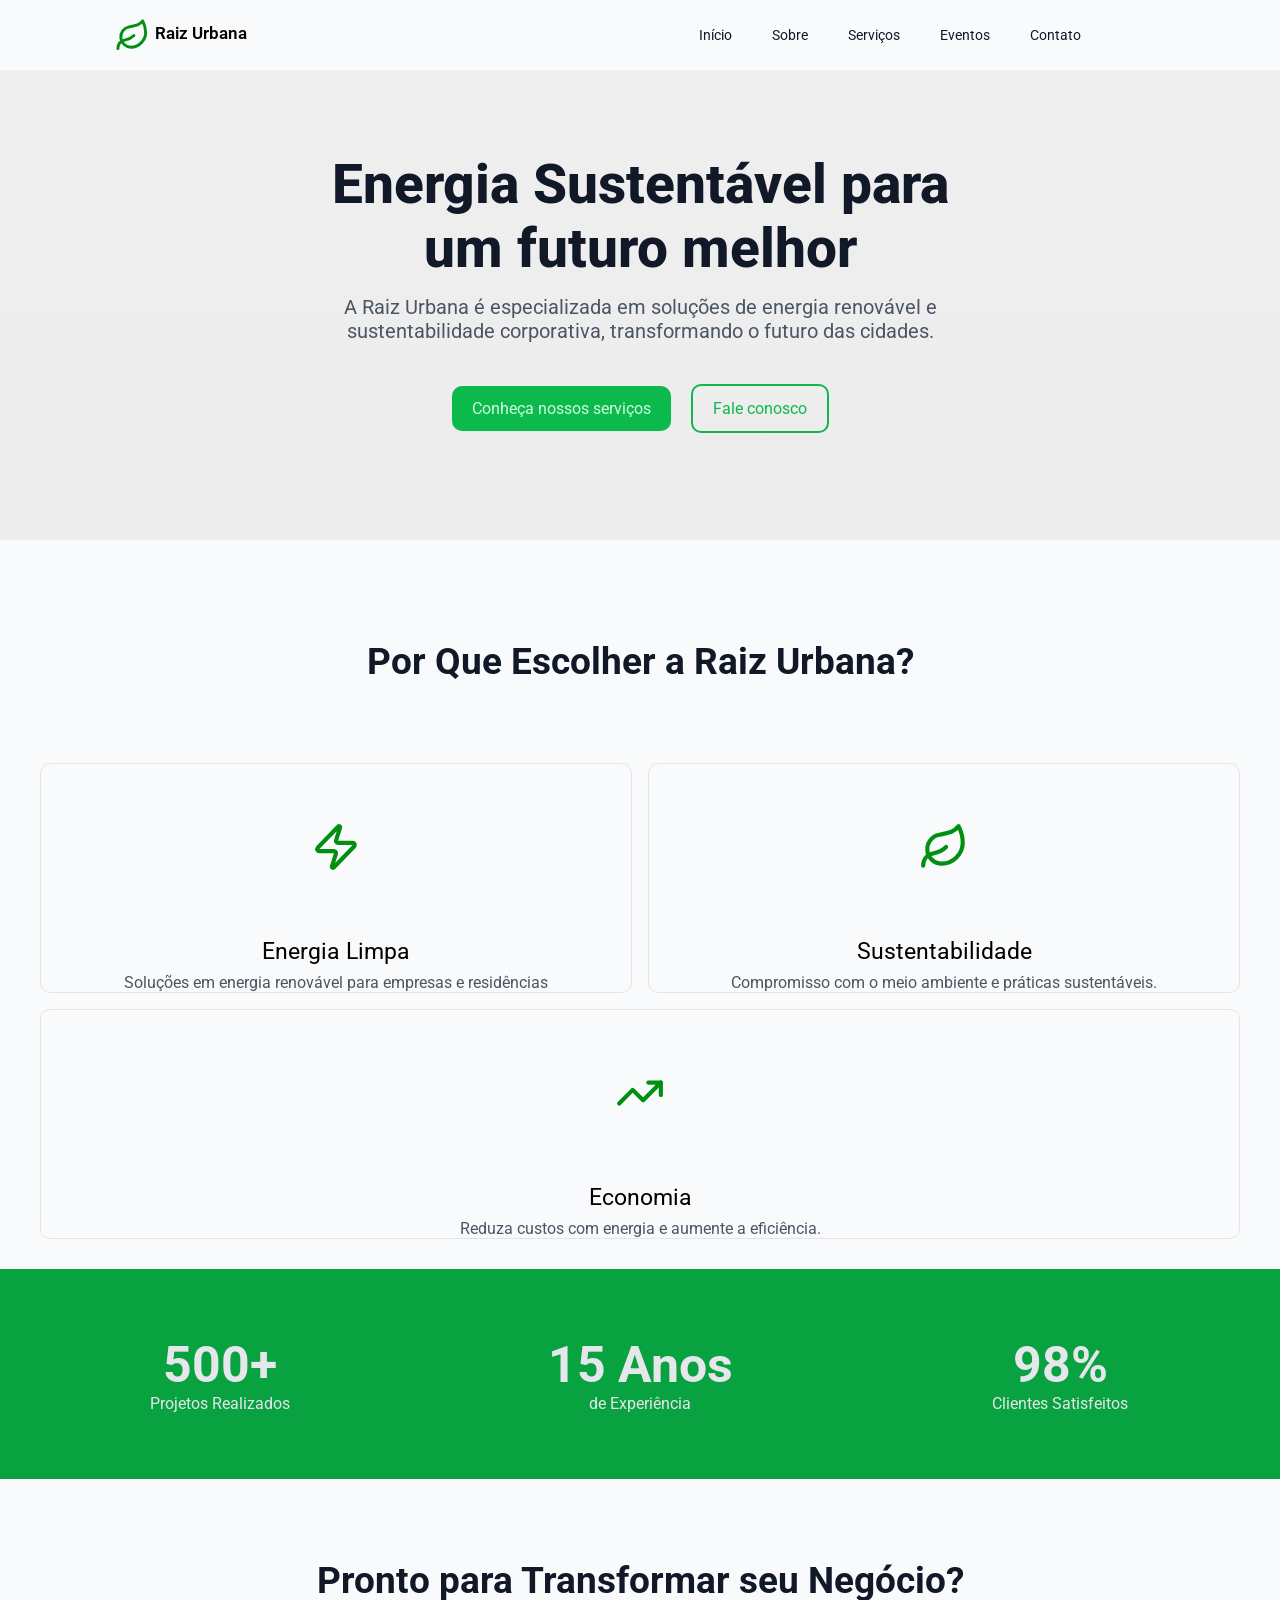
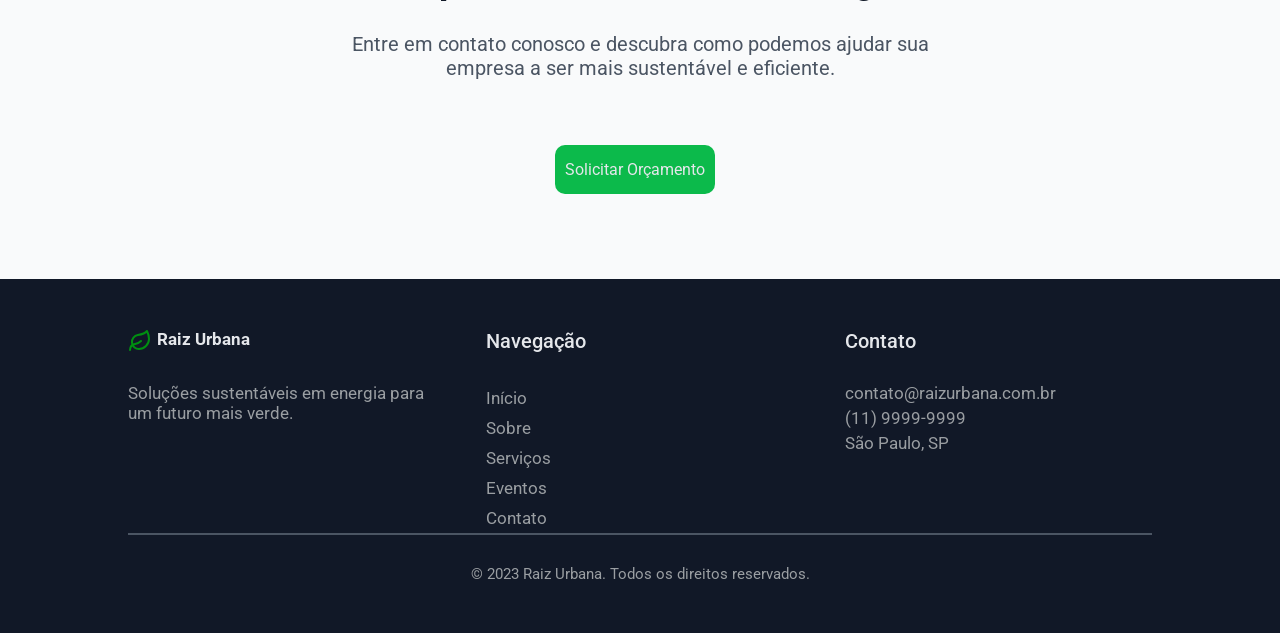
<file: index.html>
<!DOCTYPE html>
<html lang="pt-br">

<head>
    <meta charset="UTF-8">
    <meta name="viewport" content="width=device-width, initial-scale=1.0">
    <link rel="preconnect" href="https://fonts.googleapis.com">
    <link rel="preconnect" href="https://fonts.gstatic.com" crossorigin>
    <link href="https://fonts.googleapis.com/css2?family=Roboto:ital,wght@0,100..900;1,100..900&display=swap"
        rel="stylesheet">
    <link rel="stylesheet" href="estilo.css">
    <title>Document</title>
</head>

<body>
    <header class="cabecalho">
        <div class="container-menu">
            <div class="logo-menu">
                <!--LOGO-->
                <div class="logo">
                    <a href="" class="logo-link">
                        <svg xmlns="http://www.w3.org/2000/svg" width="35" height="35" viewBox="0 0 24 24" fill="none"
                            stroke="#008f11" stroke-width="2" stroke-linecap="round" stroke-linejoin="round"
                            class="lucide lucide-leaf-icon lucide-leaf">
                            <path
                                d="M11 20A7 7 0 0 1 9.8 6.1C15.5 5 17 4.48 19 2c1 2 2 4.18 2 8 0 5.5-4.78 10-10 10Z" />
                            <path d="M2 21c0-3 1.85-5.36 5.08-6C9.5 14.52 12 13 13 12" />
                        </svg>
                        <p>Raiz Urbana</p>
                    </a>
                </div>
            </div>
            <nav class="nav-bar">
                <input type="checkbox" id="tg-toggle">
                <label for="tg-toggle" class="hamburguer"><svg xmlns="http://www.w3.org/2000/svg" width="24" height="24"
                        viewBox="0 0 24 24" fill="none" stroke="currentColor" stroke-width="2" stroke-linecap="round"
                        stroke-linejoin="round" class="lucide lucide-menu-icon lucide-menu">
                        <path d="M4 5h16" />
                        <path d="M4 12h16" />
                        <path d="M4 19h16" />
                    </svg></label>
                <ul class="menu">
                    <li><a href="#">Início</a></li>
                    <li><a href="sobre.html">Sobre</a></li>
                    <li><a href="servicos.html">Serviços</a></li>
                    <li><a href="eventos.html">Eventos</a></li>
                    <li><a href="contato.html">Contato</a></li>
                </ul>
            </nav>
        </div>
    </header>
    <main class="conteudo-site">
        <section class="sessao-inicio">
            <div class="container container-inicio">
                <h1>Energia Sustentável para
                    <br> um futuro melhor
                </h1>
                <p class="subtitle">A Raiz Urbana é especializada em soluções de energia renovável e sustentabilidade
                    corporativa, transformando o futuro das cidades.</p>

                <div class="faixa-botoes">
                    <a href="#" class="nossos-servicos">Conheça nossos serviços</a>
                    <a href="#" class="fale-conosco-servicos">Fale conosco</a>
                </div>
            </div>
        </section>
        <section class="sessao-sobre">
            <article class="sobre">
                <h2 class="title-sessao">Por Que Escolher a Raiz Urbana?</h2>
            </article>
            <article class="container-cards">
                <div class="cards-sobre">
                    <svg xmlns="http://www.w3.org/2000/svg" width="50" height="50" viewBox="0 0 24 24" fill="none"
                        stroke="#008f11" stroke-width="2" stroke-linecap="round" stroke-linejoin="round"
                        class="lucide lucide-zap-icon lucide-zap">
                        <path
                            d="M4 14a1 1 0 0 1-.78-1.63l9.9-10.2a.5.5 0 0 1 .86.46l-1.92 6.02A1 1 0 0 0 13 10h7a1 1 0 0 1 .78 1.63l-9.9 10.2a.5.5 0 0 1-.86-.46l1.92-6.02A1 1 0 0 0 11 14z" />
                    </svg>
                    <h2 class="title-card">
                        <strong>Energia Limpa</strong>
                    </h2>
                    <p class="texto-card">Soluções em energia renovável para empresas e residências</p>
                </div>

                <div class="cards-sobre">
                    <svg xmlns="http://www.w3.org/2000/svg" width="24" height="24" viewBox="0 0 24 24" fill="none"
                        stroke="#008f11" stroke-width="2" stroke-linecap="round" stroke-linejoin="round"
                        class="lucide lucide-leaf-icon lucide-leaf">
                        <path d="M11 20A7 7 0 0 1 9.8 6.1C15.5 5 17 4.48 19 2c1 2 2 4.18 2 8 0 5.5-4.78 10-10 10Z" />
                        <path d="M2 21c0-3 1.85-5.36 5.08-6C9.5 14.52 12 13 13 12" />
                    </svg>
                    <h2 class="title-card">
                        <strong>Sustentabilidade</strong>
                    </h2>
                    <p class="texto-card">Compromisso com o meio ambiente e práticas sustentáveis.</p>
                </div>

                <div class="cards-sobre">
                    <svg xmlns="http://www.w3.org/2000/svg" width="24" height="24" viewBox="0 0 24 24" fill="none"
                        stroke="#008f11" stroke-width="2" stroke-linecap="round" stroke-linejoin="round"
                        class="lucide lucide-trending-up-icon lucide-trending-up">
                        <path d="M16 7h6v6" />
                        <path d="m22 7-8.5 8.5-5-5L2 17" />
                    </svg>
                    <h2 class="title-card">
                        <strong>Economia</strong>
                    </h2>
                    <p class="texto-card">Reduza custos com energia e aumente a eficiência.</p>
                </div>
            </article>
        </section>
        <section class="faixa-informacoes">
            <div class="projetos">
                <p class="numero-projetos">
                    <strong>500+</strong>
                </p>
                <p class="text-info">
                    Projetos Realizados
                </p>
            </div>

            <div class="experiencia">
                <p class="anos-experiencia">
                    <strong>15 Anos</strong>
                </p>
                <p class="text-info">
                    de Experiência
                </p>
            </div>

            <div class="clientes">
                <p class="porcentagem-clientes">
                    <strong>98%</strong>
                </p>
                <p class="text-info">
                    Clientes Satisfeitos
                </p>
            </div>
        </section>
        <section class="sessao-transformar-negocio">
            <div class="container">
                <h2 class="title-sessao"><strong>Pronto para Transformar seu Negócio?</strong></h2>
                <p class="subtitle-sessao">Entre em contato conosco e descubra como podemos ajudar sua empresa a ser
                    mais sustentável e eficiente.</p>

                <a href="#" class="fale-conosco">Solicitar Orçamento</a>
            </div>
        </section>
    </main>

    <footer class="footer-site">
        <div class="container-footer">
            <div class="column-footer">
                <div class="logo-footer d-flex">
                    <a href="/">
                        <svg xmlns="http://www.w3.org/2000/svg" width="24" height="24" viewBox="0 0 24 24" fill="none"
                            stroke="#008f11" stroke-width="2" stroke-linecap="round" stroke-linejoin="round"
                            class="lucide lucide-leaf-icon lucide-leaf">
                            <path
                                d="M11 20A7 7 0 0 1 9.8 6.1C15.5 5 17 4.48 19 2c1 2 2 4.18 2 8 0 5.5-4.78 10-10 10Z" />
                            <path d="M2 21c0-3 1.85-5.36 5.08-6C9.5 14.52 12 13 13 12" />
                        </svg>
                        <p><strong>Raiz Urbana</strong></p>
                    </a>
                </div>
                <p class="subtitle-logo">
                    Soluções sustentáveis em energia para um futuro mais verde.
                </p>
            </div>
            <div class="column-footer">
                <div class="navegacao">
                    <h3>Navegação</h3>
                    <ul class="paginas-links">
                        <li><a href="#">Início</a></li>
                        <li><a href="#">Sobre</a></li>
                        <li><a href="#">Serviços</a></li>
                        <li><a href="#">Eventos</a></li>
                        <li><a href="#">Contato</a></li>
                    </ul>
                </div>
            </div>
            <div class="column-footer">
                <div class="contato">
                    <h3>Contato</h3>
                    <p>contato@raizurbana.com.br</p>
                    <p>(11) 9999-9999</p>
                    <p>São Paulo, SP</p>
                </div>
            </div>
        </div>
        <p class="footer-copyright">© 2023 Raiz Urbana. Todos os direitos reservados.</p>
    </footer>

    <!--<script>
        var nome = window.prompt('Qual o seu nome?');
        window.alert('Olá ' + nome + ' seja bem vindo');
    </script>-->
</body>

</html>
</file>
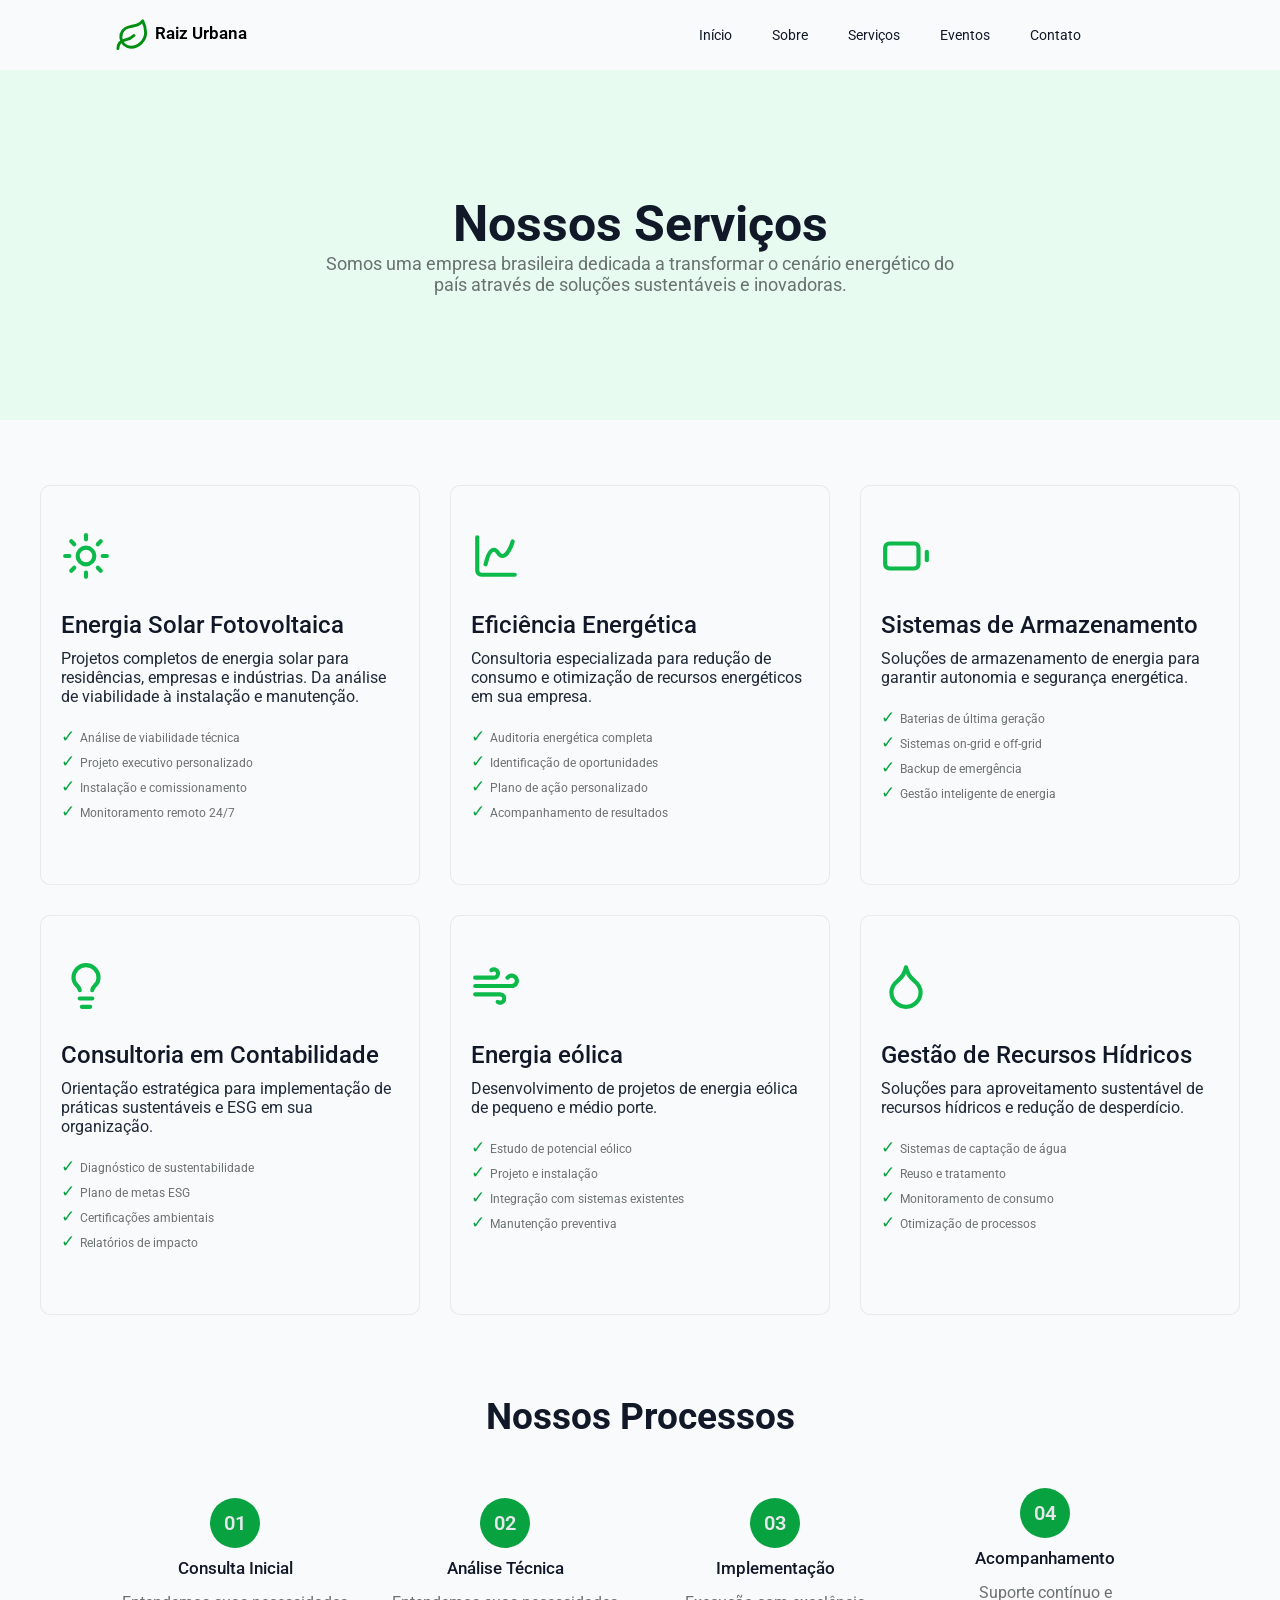
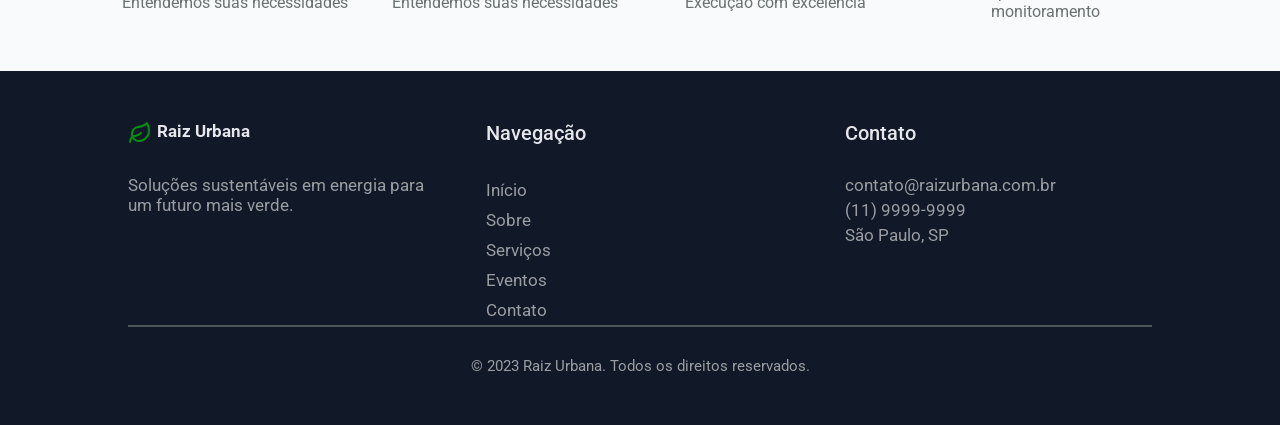
<file: servicos.html>
<!DOCTYPE html>
<html lang="pt-br">

<head>
    <meta charset="UTF-8">
    <meta name="viewport" content="width=device-width, initial-scale=1.0">
    <link rel="preconnect" href="https://fonts.googleapis.com">
    <link rel="preconnect" href="https://fonts.gstatic.com" crossorigin>
    <link href="https://fonts.googleapis.com/css2?family=Roboto:ital,wght@0,100..900;1,100..900&display=swap"
        rel="stylesheet">
    <link rel="stylesheet" href="servicos.css">
    <title>Document</title>
</head>

<body>
    <header class="cabecalho">
        <div class="container-menu">
            <div class="logo-menu">
                <!--LOGO-->
                <div class="logo">
                    <a href="" class="logo-link">
                        <svg xmlns="http://www.w3.org/2000/svg" width="35" height="35" viewBox="0 0 24 24" fill="none"
                            stroke="#008f11" stroke-width="2" stroke-linecap="round" stroke-linejoin="round"
                            class="lucide lucide-leaf-icon lucide-leaf">
                            <path
                                d="M11 20A7 7 0 0 1 9.8 6.1C15.5 5 17 4.48 19 2c1 2 2 4.18 2 8 0 5.5-4.78 10-10 10Z" />
                            <path d="M2 21c0-3 1.85-5.36 5.08-6C9.5 14.52 12 13 13 12" />
                        </svg>
                        <p>Raiz Urbana</p>
                    </a>
                </div>
            </div>
            <nav class="nav-bar">
                <input type="checkbox" id="tg-toggle">
                <label for="tg-toggle" class="hamburguer"><svg xmlns="http://www.w3.org/2000/svg" width="24" height="24"
                        viewBox="0 0 24 24" fill="none" stroke="currentColor" stroke-width="2" stroke-linecap="round"
                        stroke-linejoin="round" class="lucide lucide-menu-icon lucide-menu">
                        <path d="M4 5h16" />
                        <path d="M4 12h16" />
                        <path d="M4 19h16" />
                    </svg></label>

                <ul class="menu">
                    <li><a href="index.html">Início</a></li>
                    <li><a href="sobre.html">Sobre</a></li>
                    <li><a href="servicos.html">Serviços</a></li>
                    <li><a href="eventos.html">Eventos</a></li>
                    <li><a href="contato.html">Contato</a></li>
                </ul>
            </nav>
        </div>
    </header>
    <main class="conteudo-principal">
        <section class="banner-pagina">
            <div class="container">
                <h2 class="title-banner">
                    <span>Nossos Serviços</span>
                </h2>
                <p class="subtitle">
                    Somos uma empresa brasileira dedicada a transformar o cenário energético do país através de soluções
                    sustentáveis e inovadoras.
                </p>
            </div>
        </section>
        
        <section class="sessao-servicos">
            <div class="container">

                <article class="faixa-cards">
                    <div class="card-serv">
                        <div class="container-card">
                            <div class="icon">
                                <svg xmlns="http://www.w3.org/2000/svg" width="24" height="24" viewBox="0 0 24 24"
                                    fill="none" stroke="#0cba4b" stroke-width="2" stroke-linecap="round"
                                    stroke-linejoin="round" class="lucide lucide-sun-icon lucide-sun">
                                    <circle cx="12" cy="12" r="4" />
                                    <path d="M12 2v2" />
                                    <path d="M12 20v2" />
                                    <path d="m4.93 4.93 1.41 1.41" />
                                    <path d="m17.66 17.66 1.41 1.41" />
                                    <path d="M2 12h2" />
                                    <path d="M20 12h2" />
                                    <path d="m6.34 17.66-1.41 1.41" />
                                    <path d="m19.07 4.93-1.41 1.41" />
                                </svg>
                            </div>
                            <h3>Energia Solar Fotovoltaica</h3>
                            <p>Projetos completos de energia solar para residências, empresas e indústrias. Da análise
                                de
                                viabilidade à instalação e manutenção.</p>
                            <ul class="especialidade-area">
                                <li><span class="confirm-especi">✓</span>Análise de viabilidade técnica</li>
                                <li><span class="confirm-especi">✓</span>Projeto executivo personalizado</li>
                                <li><span class="confirm-especi">✓</span>Instalação e comissionamento</li>
                                <li><span class="confirm-especi">✓</span>Monitoramento remoto 24/7</li>
                            </ul>
                        </div>
                    </div>
                    <div class="card-serv">
                        <div class="container-card">
                            <div class="icon">
                                <svg xmlns="http://www.w3.org/2000/svg" width="24" height="24" viewBox="0 0 24 24"
                                    fill="none" stroke="#0cba4b" stroke-width="2" stroke-linecap="round"
                                    stroke-linejoin="round" class="lucide lucide-chart-spline-icon lucide-chart-spline">
                                    <path d="M3 3v16a2 2 0 0 0 2 2h16" />
                                    <path d="M7 16c.5-2 1.5-7 4-7 2 0 2 3 4 3 2.5 0 4.5-5 5-7" />
                                </svg>
                            </div>
                            <h3>Eficiência Energética</h3>
                            <p>Consultoria especializada para redução de consumo e otimização de recursos energéticos em
                                sua
                                empresa.</p>
                            <ul class="especialidade-area">
                                <li><span class="confirm-especi">✓</span>Auditoria energética completa</li>
                                <li><span class="confirm-especi">✓</span>Identificação de oportunidades</li>
                                <li><span class="confirm-especi">✓</span>Plano de ação personalizado</li>
                                <li><span class="confirm-especi">✓</span>Acompanhamento de resultados</li>
                            </ul>
                        </div>
                    </div>
                    <div class="card-serv">
                        <div class="container-card">
                            <div class="icon">
                                <svg xmlns="http://www.w3.org/2000/svg" width="24" height="24" viewBox="0 0 24 24"
                                    fill="none" stroke="#0cba4b" stroke-width="2" stroke-linecap="round"
                                    stroke-linejoin="round" class="lucide lucide-battery-icon lucide-battery">
                                    <path d="M 22 14 L 22 10" />
                                    <rect x="2" y="6" width="16" height="12" rx="2" />
                                </svg>
                            </div>
                            <h3>Sistemas de Armazenamento</h3>
                            <p>Soluções de armazenamento de energia para garantir autonomia e segurança energética.</p>
                            <ul class="especialidade-area">
                                <li><span class="confirm-especi">✓</span>Baterias de última geração</li>
                                <li><span class="confirm-especi">✓</span>Sistemas on-grid e off-grid</li>
                                <li><span class="confirm-especi">✓</span>Backup de emergência</li>
                                <li><span class="confirm-especi">✓</span>Gestão inteligente de energia</li>
                            </ul>
                        </div>
                    </div>


                    <div class="card-serv">
                        <div class="container-card">
                            <div class="icon"> <svg xmlns="http://www.w3.org/2000/svg" width="24" height="24"
                                    viewBox="0 0 24 24" fill="none" stroke="#0cba4b" stroke-width="2"
                                    stroke-linecap="round" stroke-linejoin="round"
                                    class="lucide lucide-lightbulb-icon lucide-lightbulb">
                                    <path
                                        d="M15 14c.2-1 .7-1.7 1.5-2.5 1-.9 1.5-2.2 1.5-3.5A6 6 0 0 0 6 8c0 1 .2 2.2 1.5 3.5.7.7 1.3 1.5 1.5 2.5" />
                                    <path d="M9 18h6" />
                                    <path d="M10 22h4" />
                                </svg>
                            </div>
                            <h3>Consultoria em Contabilidade</h3>
                            <p>Orientação estratégica para implementação de práticas sustentáveis e ESG em sua
                                organização.</p>
                            <ul class="especialidade-area">
                                <li><span class="confirm-especi">✓</span>Diagnóstico de sustentabilidade</li>
                                <li><span class="confirm-especi">✓</span>Plano de metas ESG</li>
                                <li><span class="confirm-especi">✓</span>Certificações ambientais</li>
                                <li><span class="confirm-especi">✓</span>Relatórios de impacto</li>
                            </ul>
                        </div>
                    </div>
                    <div class="card-serv">
                        <div class="container-card">
                            <div class="icon"><svg xmlns="http://www.w3.org/2000/svg" width="24" height="24"
                                    viewBox="0 0 24 24" fill="none" stroke="#0cba4b" stroke-width="2"
                                    stroke-linecap="round" stroke-linejoin="round"
                                    class="lucide lucide-wind-icon lucide-wind">
                                    <path d="M12.8 19.6A2 2 0 1 0 14 16H2" />
                                    <path d="M17.5 8a2.5 2.5 0 1 1 2 4H2" />
                                    <path d="M9.8 4.4A2 2 0 1 1 11 8H2" />
                                </svg>
                            </div>
                            <h3>Energia eólica</h3>
                            <p>Desenvolvimento de projetos de energia eólica de pequeno e médio porte.</p>
                            <ul class="especialidade-area">
                                <li><span class="confirm-especi">✓</span>Estudo de potencial eólico</li>
                                <li><span class="confirm-especi">✓</span>Projeto e instalação</li>
                                <li><span class="confirm-especi">✓</span>Integração com sistemas existentes</li>
                                <li><span class="confirm-especi">✓</span>Manutenção preventiva</li>
                            </ul>
                        </div>
                    </div>
                    <div class="card-serv">
                        <div class="container-card">
                            <div class="icon">
                                <svg xmlns="http://www.w3.org/2000/svg" width="24" height="24" viewBox="0 0 24 24"
                                    fill="none" stroke="#0cba4b" stroke-width="2" stroke-linecap="round"
                                    stroke-linejoin="round" class="lucide lucide-droplet-icon lucide-droplet">
                                    <path
                                        d="M12 22a7 7 0 0 0 7-7c0-2-1-3.9-3-5.5s-3.5-4-4-6.5c-.5 2.5-2 4.9-4 6.5C6 11.1 5 13 5 15a7 7 0 0 0 7 7z" />
                                </svg>
                            </div>
                            <h3>Gestão de Recursos Hídricos</h3>
                            <p>Soluções para aproveitamento sustentável de recursos hídricos e redução de
                                desperdício.
                            </p>
                            <ul class="especialidade-area">
                                <li><span class="confirm-especi">✓</span>Sistemas de captação de água</li>
                                <li><span class="confirm-especi">✓</span>Reuso e tratamento</li>
                                <li><span class="confirm-especi">✓</span>Monitoramento de consumo</li>
                                <li><span class="confirm-especi">✓</span>Otimização de processos</li>
                            </ul>
                        </div>
                    </div>
                </article>
            </div>
        </section>

        <section class="sessao-nosso-processo">
            <h2 class="title-sessao-cards">
                <span>Nossos Processos</span>
            </h2>

            <div class="container">
                <article class="container-processos">

                    <div class="processos">
                        <div class="consultas">
                            <div class="numero-processo"><span>01</span></div>
                            <h3>Consulta Inicial</h3>
                            <p class="descricao-processo">Entendemos suas necessidades</p>
                        </div>
                    </div>
                    <div class="processos">
                        <div class="consultas">
                            <div class="numero-processo"><span>02</span></div>
                            <h3>Análise Técnica</h3>
                            <p class="descricao-processo">Entendemos suas necessidades</p>
                        </div>
                    </div>
                    <div class="processos">
                        <div class="consultas">
                            <div class="numero-processo"><span>03</span></div>
                            <h3>Implementação</h3>
                            <p class="descricao-processo">Execução com excelência</p>
                        </div>
                    </div>
                    <div class="processos">
                        <div class="consultas">
                            <div class="numero-processo"><span>04</span></div>
                            <h3>Acompanhamento</h3>
                            <p class="descricao-processo">Suporte contínuo e monitoramento</p>
                        </div>
                    </div>
                </article>
            </div>
        </section>
    </main>

    <footer class="footer-site">
        <div class="container-footer">
            <div class="column-footer">
                <div class="logo-footer d-flex">
                    <a href="/">
                        <svg xmlns="http://www.w3.org/2000/svg" width="24" height="24" viewBox="0 0 24 24" fill="none"
                            stroke="#008f11" stroke-width="2" stroke-linecap="round" stroke-linejoin="round"
                            class="lucide lucide-leaf-icon lucide-leaf">
                            <path
                                d="M11 20A7 7 0 0 1 9.8 6.1C15.5 5 17 4.48 19 2c1 2 2 4.18 2 8 0 5.5-4.78 10-10 10Z" />
                            <path d="M2 21c0-3 1.85-5.36 5.08-6C9.5 14.52 12 13 13 12" />
                        </svg>
                        <p><strong>Raiz Urbana</strong></p>
                    </a>
                </div>
                <p class="subtitle-logo">
                    Soluções sustentáveis em energia para um futuro mais verde.
                </p>
            </div>
            <div class="column-footer">
                <div class="navegacao">
                    <h3>Navegação</h3>
                    <ul class="paginas-links">
                        <li><a href="#">Início</a></li>
                        <li><a href="#">Sobre</a></li>
                        <li><a href="#">Serviços</a></li>
                        <li><a href="#">Eventos</a></li>
                        <li><a href="#">Contato</a></li>
                    </ul>
                </div>
            </div>
            <div class="column-footer">
                <div class="contato">
                    <h3>Contato</h3>
                    <p>contato@raizurbana.com.br</p>
                    <p>(11) 9999-9999</p>
                    <p>São Paulo, SP</p>
                </div>
            </div>
        </div>
        <p class="footer-copyright">© 2023 Raiz Urbana. Todos os direitos reservados.</p>
    </footer>
</body>

</html>
</file>
<file: estilo.css>
:root {
    --color-font-primary: #0cba4b;
    --color-font-secondary: rgb(13, 155, 89);
    --color-hover: #09a241;
    --background-suave: #d1fae5;
    --color-font-preta: #0c0d12;
    --color-font-cinza: #4b5563;
    --color-font-cinza-fraco: #dfdfdfcf;
    --color-font-footer: #9a9ea2;

    /* Fontes */

    --color-textos-principais: #111827;
    --color-textos-secundarios: #1f2937;
    --color-bordas: #e5e7eb;
    --backgrounds-claros: #f9fafb;

    /* Tamanho da fonte */

    --tamanho-title-sessao: 3.7rem;
    --tamamho-subtitulos: 2rem;
    --tamanho-textos: 1.6rem;
}

/* Estilos globais */

* {
    padding: 0;
    margin: 0;
    box-sizing: border-box;
}

a {
    text-decoration: none;
    color: inherit;
}

.container {
    width: 100%;
    height: 100%;
    margin: 0 auto 0;
    padding: 0;
    box-sizing: border-box;
}

html,
body {
    height: 100vh;
    margin: auto;
    width: 100%;
}

html {
    margin: auto;
    scroll-behavior: smooth;
    min-width: 100%;
    font-size: 62.5%;
    display: flex;
    justify-content: center;
    align-items: center;
}

body {
    font-family: 'Roboto', sans-serif;
    margin: 0;
    padding: 0;
    background-color: var(--backgrounds-claros);
    max-width: 1750px;
}

.cabecalho {
    background-color: var(--backgrounds-claros);
    width: 100%;
    height: 5em;
    margin: 0;
    text-align: center;
    font-size: 1.4rem;
    position: fixed;
    z-index: 99999;
}

.cabecalho .container-menu {
    margin: auto;
    min-width: 100%;
    height: 100%;
    display: flex;
    align-items: center;
}

.logo-menu {
    width: 30%;
    height: 100%;
    display: flex;
    justify-content: center;
    align-items: center;
}

.logo {
    padding-left: 25px;
    width: 100%;
    height: 100%;
    display: flex;

    align-items: center;
    justify-content: start;
}

.logo-link {
    display: flex;
    width: 50%;
    margin: auto;
}

.logo-link p {
    padding: .5rem;
    font-size: 17px;
    height: 35px;
    font-weight: 600;
}

.nav-bar {
    width: 70%;
    height: 100%;
}

.menu {
    width: 80%;
    height: 100%;
    list-style-type: none;

    display: flex;
    justify-content: end;
    align-items: center;
}

.menu a {
    padding: 1rem 2rem;
    font-size: 14px;
    color: var(--color-textos-principais);
}

.menu a:hover {
    color: var(--color-hover);
}

.hamburguer,
#tg-toggle {
    display: none;
    cursor: pointer;
}


.conteudo-site {
    min-width: 100%;
    display: flex;
    flex-direction: column;
    justify-content: center;
    align-items: center;
}

.sessao-inicio {
    max-width: 100%;
    width: 100%;
    height: 47rem;
    margin: 7rem auto 0;
    background-image: linear-gradient(to top, #e9e9e9c8, #ecececcc), url('https://images.unsplash.com/photo-1756511332583-99fc0d4bf7cf?crop=entropy&cs=tinysrgb&fit=max&fm=jpg&ixid=M3w3Nzg4Nzd8MHwxfHNlYXJjaHw1fHxzb2xhciUyMHBhbmVscyUyMHN1c3RhaW5hYmxlJTIwZW5lcmd5JTIwZ3JlZW4lMjB0ZWNobm9sb2d5fGVufDF8fHx8MTc3NjcwMzMyN3ww&ixlib=rb-4.1.0&q=80&w=1080');
    background-size: cover;
    background-repeat: no-repeat;
    text-align: center;
}

.container-inicio {
    width: 100%;
    height: 100%;
    display: flex;
    flex-wrap: wrap;
    flex-direction: column;
    align-items: center;
    justify-content: center;
    gap: 1.5rem;
}

h1 {
    color: var(--color-textos-principais);
    font-size: 5.5rem;
    font-weight: 800;
}

p.subtitle {
    width: 50%;
    font-size: var(--tamamho-subtitulos);
    color: var(--color-font-cinza);
}

.faixa-botoes {
    width: 100%;
    height: 10rem;
    display: flex;
    gap: 2rem;
    justify-content: center;
    align-items: center;
}

.nossos-servicos {
    padding: 1.3rem 2rem;
    font-size: 1.6rem;
    background-color: var(--color-font-primary);
    border-radius: 1rem;
    color: var(--background-suave);
}

.nossos-servicos:hover {
    background-color: var(--color-hover);
}

.fale-conosco-servicos {
    padding: 1.3rem 2rem;
    border: 2px solid var(--color-font-primary);
    color: var(--color-font-primary);
    border-radius: 1rem;
    font-size: 1.6rem;
}

.fale-conosco:hover {
    background-color: var(--color-bordas);
}

.sessao-sobre {
    width: 100%;
    min-height: 50rem;
    text-align: center;
    display: flex;
    flex-direction: column;
    align-items: center;
}

article.sobre {
    width: 100%;
    height: fit-content;
    margin-top: 10rem;
    margin-bottom: 5rem;
}

.title-sessao {
    font-size: var(--tamanho-title-sessao);
    color: var(--color-textos-principais);
}

.container-cards {
    width: 100%;
    padding: 3rem 4rem 3rem;
    height: auto;
    min-height: 15rem;
    display: flex;
    flex-wrap: wrap;
    justify-content: center;
    align-items: center;
    gap: 1.6rem;
}

div.cards-sobre {
    width: 40rem;
    height: 23rem;
    border-radius: 1rem;
    
    display: flex;
    gap: .8rem;
    flex-direction: column;
    justify-content: center;
    flex-grow:1 ;
    flex-shrink: 1;
    
    text-align: center;
    
    border: 1px solid var(--color-font-cinza-fraco);
    transition: all 0.5s ease-in-out;
    
    padding: 0 5rem 0;
}

div.cards-sobre:hover {
    border: 1px solid var(--color-font-primary);
}

.cards-sobre svg {
    margin: auto;
    width: 5rem;
    height: 5rem;
}

h2.title-card strong {
    font-size: 2.3rem;
    font-weight: 400;
}

p.texto-card {
    font-size: var(--tamanho-textos);
    color: var(--color-font-cinza);
}

.faixa-informacoes {
    width: 100%;
    height: 21rem;
    background-color: var(--color-hover);
    color: var(--color-bordas);
    display: flex;
    align-items: center;
    justify-content: center;
    flex-wrap: wrap;
    gap: 22rem;
}

.projetos,
.experiencia,
.clientes {
    width: 20rem;
    color: var(--color-bordas);
    text-align: center;
}

.numero-projetos,
.anos-experiencia,
.porcentagem-clientes {
    font-size: 5rem;
}

.text-info {
    width: 100%;
    font-size: 1.6rem;
}

.sessao-transformar-negocio {
    width: 100%;
    height: 40rem;
    padding: 3rem 0 3rem;
    min-height: 100%;
    text-align: center;
}

.sessao-transformar-negocio>.container .title-sessao {
    margin-top: 5rem;
}

.subtitle-sessao,
.sessao-transformar-negocio a {
    width: 50%;
    margin: 3rem auto 0;
}

.subtitle-sessao {
    color: var(--color-font-cinza);
    margin-bottom: 8rem;
    font-size: var(--tamamho-subtitulos);
}

.sessao-transformar-negocio a.fale-conosco {
    margin-left: -1rem;
    margin-top: 3rem;
    border-radius: 1rem;
    color: var(--color-bordas);
    background-color: var(--color-font-primary);
    padding: 1.5rem 1rem;
    font-size: var(--tamanho-textos);
    text-align: center;
}

a.fale-conosco:hover {
    background-color: var(--color-hover);
}

/*
*************
Sessão Footer
*************
*/

.footer-site {
    width: 100%;
    height: auto;
    padding: 0 0 5rem;
    margin: auto;
    background-color: var(--color-textos-principais);
    color: var(--color-font-footer);
    text-align: center;
}

.container-footer {
    max-width: 100%;
    width: 80%;
    margin: 0 auto 3rem;
    height: 80%;
    border-bottom: 2px solid var(--color-font-cinza);
    display: flex;
    justify-content: space-between;
    flex-wrap: wrap;
}

.column-footer {
    width: 30%;
    height: 100%;
    justify-items: start;
    text-align: left;
    padding: 5rem 0 0;
    display: flex;
    flex-direction: column;
}

.logo-footer a {
    display: flex;
    gap: .5rem;
    width: 100%;
    height: auto;
    margin-bottom: 3rem;
    font-size: 1.7rem;
    color: var(--color-bordas);
}

.subtitle-logo {
    font-size: 1.7rem;
}

.contato{
    width: 100%;
    min-height: 100%;
    height: 100%;
}


.navegacao {
    width: 100%;
    height: 100%;
}

.navegacao h3,
.contato h3 {
    font-weight: 500;
    font-size: var(--tamamho-subtitulos);
    color: var(--color-bordas);
    margin: 0 0 3rem;
}

.paginas-links {
    list-style-type: none;
    display: flex;
    flex-flow: column wrap;
}

.paginas-links li a {
    display: block;
    font-size: 1.7rem;
    padding: .5rem 0;
}

.paginas-links li a:hover {
    background-color: #1f2937;
    color: var(--color-hover);
}

.contato p {
    font-size: 1.7rem;
    margin-bottom: .5rem;
}

.footer-copyright {
    margin: auto;
    font-size: 1.5rem;
    text-align: center;
}


/* MEDIA QUERIES */

@media(max-width:768px) {

    /* .nav-bar {
        /* flex-direction: row-reverse; 
    }*/

    .menu {
        display: none;
    }

    .hamburguer {
        margin: 2.5rem 0 0 auto;
        width: 50px;
        height: 50px;
        display: block;
        cursor: pointer;
    }

    #tg-toggle:checked~.menu {
        width: 100%;
        height: auto;
        padding: 1rem 0 1rem;
        flex-direction: column;
        display: flex;
        gap: 10px;
        position: absolute;
        top: 100.1%;
        right: 0%;
        background-color: var(--backgrounds-claros);
        box-shadow: 2px 0px 10px -10px #000;
    }

    .menu li {
        width: 100%;
    }

    .menu a {
        padding: 1rem 0;
        display: block;
        width: 100%;
    }

    .menu a:hover {
        background-color: var(--color-bordas);
        color: var(--color-font-primary);
    }

    .sessao-inicio {
        text-align: left;
        height: auto;
    }

    .container-inicio {
        width: 100%;
        margin: auto;
        height: auto;
        padding: 5rem .8rem 5rem 1rem;
    }

    h1,
    .subtitle,
    .faixa-botoes {
        text-align: left;
        min-width: 100%;
        flex-direction: column;
        justify-content: start;
        align-items: start;
    }

    .sessao-sobre {
        height: auto;
        padding: 5rem 0;
    }

}

@media (max-width: 991px) {
    .sessao-sobre {
        height: auto;
    }

    .container-cards {
        flex-direction: column;
        width: 100%;
        height: auto;
        padding: 3rem 0 3rem;
        gap: 10px;
    }

    div.cards-sobre {
        width: 90%;
        max-width: 90%;
        margin: auto;
        text-align: center;
    }

    div.cards-sobre svg {
        margin: 0 auto 0;
    }

    .faixa-informacoes {
        flex-wrap: wrap;
        height: auto;
        padding: 3rem 0 3rem;
        gap: 0;
    }

    .sessao-transformar-negocio {
        height: auto;
    }

    .subtitle-sessao {
        width: 100%;
        text-align: center;
    }

    .footer-site {
        height: auto;
        text-align: left;
    }

    .container-footer {
        width: 90%;
        text-align: left;
        display: flex;
        flex-direction: column;
        align-items: start;
    }

    .column-footer {
        text-align: left;
        padding: 0;
    }

    .footer-copyright {
        margin:3rem auto 3rem;
        font-size: 1.5rem;
        text-align: center;
    }
}
</file>
<file: servicos.css>
:root {
    --color-font-primary: #0cba4b;
    --color-font-secondary: rgb(13, 155, 89);
    --color-hover: #09a241;
    --background-suave: #e7fbf1;
    --color-font-preta: #0c0d12;
    --color-font-cinza: #575e5de0;
    --color-font-cinza-fraco: #e5e5e5cf;
    --color-font-footer: #9a9ea2;

    /* Fontes */

    --color-textos-principais: #111827;
    --color-textos-secundarios: #1f2937;
    --color-bordas: #e5e7eb;
    --backgrounds-claros: #f9fafb;

    /* Tamanho da fonte */

    --tamanho-title-sessao: 3.7rem;
    --tamamho-subtitulos: 2rem;
    --tamanho-textos: 1.6rem;
}

/* Estilos globais */

* {
    padding: 0;
    margin: 0;
    box-sizing: border-box;
}

a {
    text-decoration: none;
    color: inherit;
}

.container {
    max-width: 100%;
    width: 100%;
    min-height: 100%;
    height: 100%;
    margin: 0 auto 0;
    padding: 0;
    box-sizing: border-box;
}

html,
body {
    height: 100vh;
    margin: auto;
    width: 100%;
}

html {
    margin: auto;
    scroll-behavior: smooth;
    min-width: 100%;
    font-size: 62.5%;
    display: flex;
    justify-content: center;
    align-items: center;
}

body {
    font-family: 'Roboto', sans-serif;
    margin: 0;
    padding: 0;
    background-color: var(--backgrounds-claros);
    max-width: 1750px;
}

.cabecalho {
    background-color: var(--backgrounds-claros);
    width: 100%;
    max-width: 1750px;
    height: 5em;
    margin: 0;
    text-align: center;
    font-size: 1.4rem;
    position: fixed;
    z-index: 99999;
}

.cabecalho .container-menu {
    margin: auto;
    min-width: 100%;
    height: 100%;
    display: flex;
    align-items: center;
}

.logo-menu {
    width: 30%;
    height: 100%;
    display: flex;
    justify-content: center;
    align-items: center;
}

.logo {
    padding-left: 25px;
    width: 100%;
    height: 100%;
    display: flex;

    align-items: center;
    justify-content: start;
}

.logo-link {
    display: flex;
    width: 50%;
    margin: auto;
}

.logo-link p {
    padding: .5rem;
    font-size: 17px;
    height: 35px;
    font-weight: 600;
}

.nav-bar {
    width: 70%;
    height: 100%;
}

.menu {
    width: 80%;
    height: 100%;
    list-style-type: none;

    display: flex;
    justify-content: end;
    align-items: center;
}

.menu a {
    padding: 1rem 2rem;
    font-size: 14px;
    color: var(--color-textos-principais);
}

.menu a:hover {
    color: var(--color-hover);
}

.hamburguer,
#tg-toggle {
    display: none;
    cursor: pointer;
}


.conteudo-principal {
    min-width: 100%;
    height: auto;
    display: flex;
    flex-direction: column;
    justify-content: center;
    align-items: center;
    margin-top: 7rem;
}

.banner-pagina {
    height: 35rem;
    max-width: 100%;
    width: 100%;
    background-color: var(--background-suave);
}

.banner-pagina>.container {
    display: flex;
    flex-direction: column;
    align-items: center;
    justify-content: center;
    gap: 0;
}

.title-banner {
    max-width: 100%;
    width: 100%;
    height: fit-content;
    padding: 0;
    margin-bottom: 3rem;
    margin: 0;
    text-align: center;
}

.title-banner span {
    font-size: 5rem;
    color: var(--color-textos-principais);
}

.subtitle {
    color: var(--color-font-cinza);
    font-size: 1.8rem;
    margin: 0;
    width: 50%;
    text-align: center;
}

/**************
*Sessao nossos servicos*
**************/

.sessao-servicos {
    margin-top: 5rem;
    width: 100%;
    height: auto;
    padding: 1.5rem 0 5rem;
    display: flex;
    flex-direction: column;
    align-items: center;
}

.faixa-cards {
    min-width: 98%;
    max-width: 100%;
    display: flex;
    justify-content: center;
    align-items: center;
    gap: 3rem;
    flex-wrap: wrap;
    padding: 0 4rem;
}

.card-serv {
    flex-shrink: 1;
    flex-grow: 1;
    width: 25%;
    height: 40rem;
    background-color: var(--backgrounds-claros);
    display: flex;
    flex-direction: column;
    align-items: center;
    padding: 2rem 2rem 0;
    border-radius: 1rem;
    border: 1px solid var(--color-font-cinza-fraco);
}

.card-serv:hover {
    box-shadow: 1px 1px 20px -5px #918f8f;
    outline: 0.1rem solid var(--color-hover);
}

.card-serv .icon {
    width: 100%;
    height: 10rem;
    display: flex;
    justify-content: start;
    align-items: center;
}

.icon svg {
    width: 5rem;
    height: 5rem;
}

.container-card h3 {
    width: 100%;
    height: auto;
    font-size: calc(.8rem + var(--tamanho-textos));
    color: var(--color-textos-principais);
    margin: .5rem 0 1rem;
    font-weight: 500;

}

.container-card p {
    width: 100%;
    height: auto;
    font-size: var(--tamanho-textos);
    color: var(--color-textos-secundarios);

    margin: 1rem 0 2rem;
}

.container-card ul.especialidade-area {
    width: 100%;
    height: auto;
    list-style-type: none;
    display: flex;
    flex-direction: column;
    gap: .5rem;

    font-size: 1.2rem;
    color: var(--color-font-cinza);
}

.confirm-especi {
    color: var(--color-hover);
    font-size: 1.7rem;
    margin-right: .5rem;
}

/**************
*Sessao nossos processos*
**************/


h2.title-sessao-cards {
    width: 100%;
    height: auto;
    padding: 1.5rem 0 5rem;
    text-align: center;
}


h2.title-sessao-cards span {
    font-size: var(--tamanho-title-sessao);
    color: var(--color-textos-principais);
}

.sessao-nosso-processo {
    width: 100%;
    height: auto;
    padding: 1.5rem 0 5rem;
    display: flex;
    flex-direction: column;
    align-items: center;
}

article.container-processos {
    width: 100%;
    height: auto;
    display: flex;
    justify-content: center;
    align-items: center;
    gap: 3rem;
    padding: 0 4rem;
}

.processos{
    text-align: center;
    width: 20%;
    min-height: 10rem;
    height: auto;
}

.processos .consultas {
    width: 100%;
    height: 100%;
    display: flex;
    flex-direction: column;
    justify-content: center;
    align-items: center;
}


.numero-processo {
    margin: 0 auto 1rem;
    padding: 1.9rem;

    width: 5rem;
    height: 5rem;

    border-radius: 50%;
    background-color: var(--color-hover);
    color: var(--color-bordas);
    font-size: 2rem;
    font-weight: 600;

    display: flex;
    justify-content: center;
    align-items: center;
}

.consultas h3{
    font-size: 1.7rem;
    font-weight: 500;
    color: var(--color-textos-principais);
    width: 100%;

    margin-bottom: 1.5rem;
}

.descricao-processo {
    width: 100%;
    height: auto;
    font-size:var(--tamanho-textos);
    color: var(--color-font-cinza);
}


/**************
*Sessao footer*
**************/

.footer-site {
    width: 100%;
    height: auto;
    padding: 0 0 5rem;
    margin: auto;
    background-color: var(--color-textos-principais);
    color: var(--color-font-footer);
    text-align: center;
}

.container-footer {
    max-width: 100%;
    width: 80%;
    margin: 0 auto 3rem;
    height: 80%;
    border-bottom: 2px solid var(--color-font-cinza);
    display: flex;
    justify-content: space-between;
    flex-wrap: wrap;
}

.column-footer {
    width: 30%;
    height: 100%;
    justify-items: start;
    text-align: left;
    padding: 5rem 0 0;
    display: flex;
    flex-direction: column;
}

.logo-footer a {
    display: flex;
    gap: .5rem;
    width: 100%;
    height: auto;
    margin-bottom: 3rem;
    font-size: 1.7rem;
    color: var(--color-bordas);
}

.subtitle-logo {
    font-size: 1.7rem;
}

.contato {
    width: 100%;
    min-height: 100%;
    height: 100%;
}


.navegacao {
    width: 100%;
    height: 100%;
}

.navegacao h3,
.contato h3 {
    font-weight: 500;
    font-size: var(--tamamho-subtitulos);
    color: var(--color-bordas);
    margin: 0 0 3rem;
}

.paginas-links {
    list-style-type: none;
    display: flex;
    flex-flow: column wrap;
}

.paginas-links li a {
    display: block;
    font-size: 1.7rem;
    padding: .5rem 0;
}

.paginas-links li a:hover {
    background-color: #1f2937;
    color: var(--color-hover);
}

.contato p {
    font-size: 1.7rem;
    margin-bottom: .5rem;
}

.footer-copyright {
    margin: auto;
    font-size: 1.5rem;
    text-align: center;
}


/**************
*Media Queries*
**************/

@media (max-width: 767px) {

    /* .nav-bar {
        /* flex-direction: row-reverse; 
    }*/

    .menu {
        display: none;
    }

    .hamburguer {
        margin: 2.5rem 0 0 auto;
        width: 50px;
        height: 50px;
        display: block;
        cursor: pointer;
    }

    #tg-toggle:checked~.menu {
        width: 100%;
        height: auto;
        padding: 1rem 0 1rem;
        flex-direction: column;
        display: flex;
        gap: 10px;
        position: absolute;
        top: 100.1%;
        right: 0%;
        background-color: var(--backgrounds-claros);
        box-shadow: 2px 0px 10px -10px #000;
    }

    .menu li {
        width: 100%;
    }

    .menu a {
        padding: 1rem 0;
        display: block;
        width: 100%;
    }

    .menu a:hover {
        background-color: var(--color-bordas);
        color: var(--color-font-primary);
    }


    .faixa-cards{
        width: 98%;
        max-width: 98%;
        height: auto;
        padding: 1rem auto 0;

        flex-direction: column;
        align-items: center;
        justify-content: center;
    }

    
    .card-serv{
        width: 100%;
        min-height: 40rem;
    }
    
    .sessao-nosso-processo{
        width: 100%;
        height: auto;
        padding: 1.5rem 0 5rem;
        display: flex;
        flex-direction: column;
        align-items: center;
    }

    .container-processos{
        width: 100%;
        max-width: 100%;
        display: flex;
        flex-direction: column;
        gap: 5rem;
    }

    .footer-site {
        height: auto;
        text-align: left;
    }

    .container-footer {
        width: 90%;
        text-align: left;
        display: flex;
        flex-direction: column;
        align-items: start;
    }

    .column-footer {
        text-align: left;
        padding: 0;
    }

    .footer-copyright {
        margin: 3rem auto 3rem;
        font-size: 1.5rem;
        text-align: center;
    }

}


@media (max-width: 991px) {

    .faixa-cards{
        width: 98%;
        max-width: 98%;
        height: auto;
        padding: 1rem auto 0;

        flex-direction: column;
        align-items: center;
        justify-content: center;
    }

    
    .card-serv{
        width: 100%;
        min-height: 40rem;
    }
    
    .footer-site {
        height: auto;
        text-align: left;
    }

    .container-footer {
        width: 90%;
        text-align: left;
        display: flex;
        flex-direction: column;
        align-items: start;
    }

    .column-footer {
        text-align: left;
        padding: 0;
    }

    .footer-copyright {
        margin: 3rem auto 3rem;
        font-size: 1.5rem;
        text-align: center;
    }
}

@media (min-width: 991px) and (max-width: 1024px) {
    .faixa-cards {
        width: 100%;
        height: auto;
        display: flex;
        justify-content: space-between;
        flex-wrap: wrap;
    }

    .card-serv {
        width: 45%;
        max-width: 50%;
        height: auto;
    }
}
</file>
